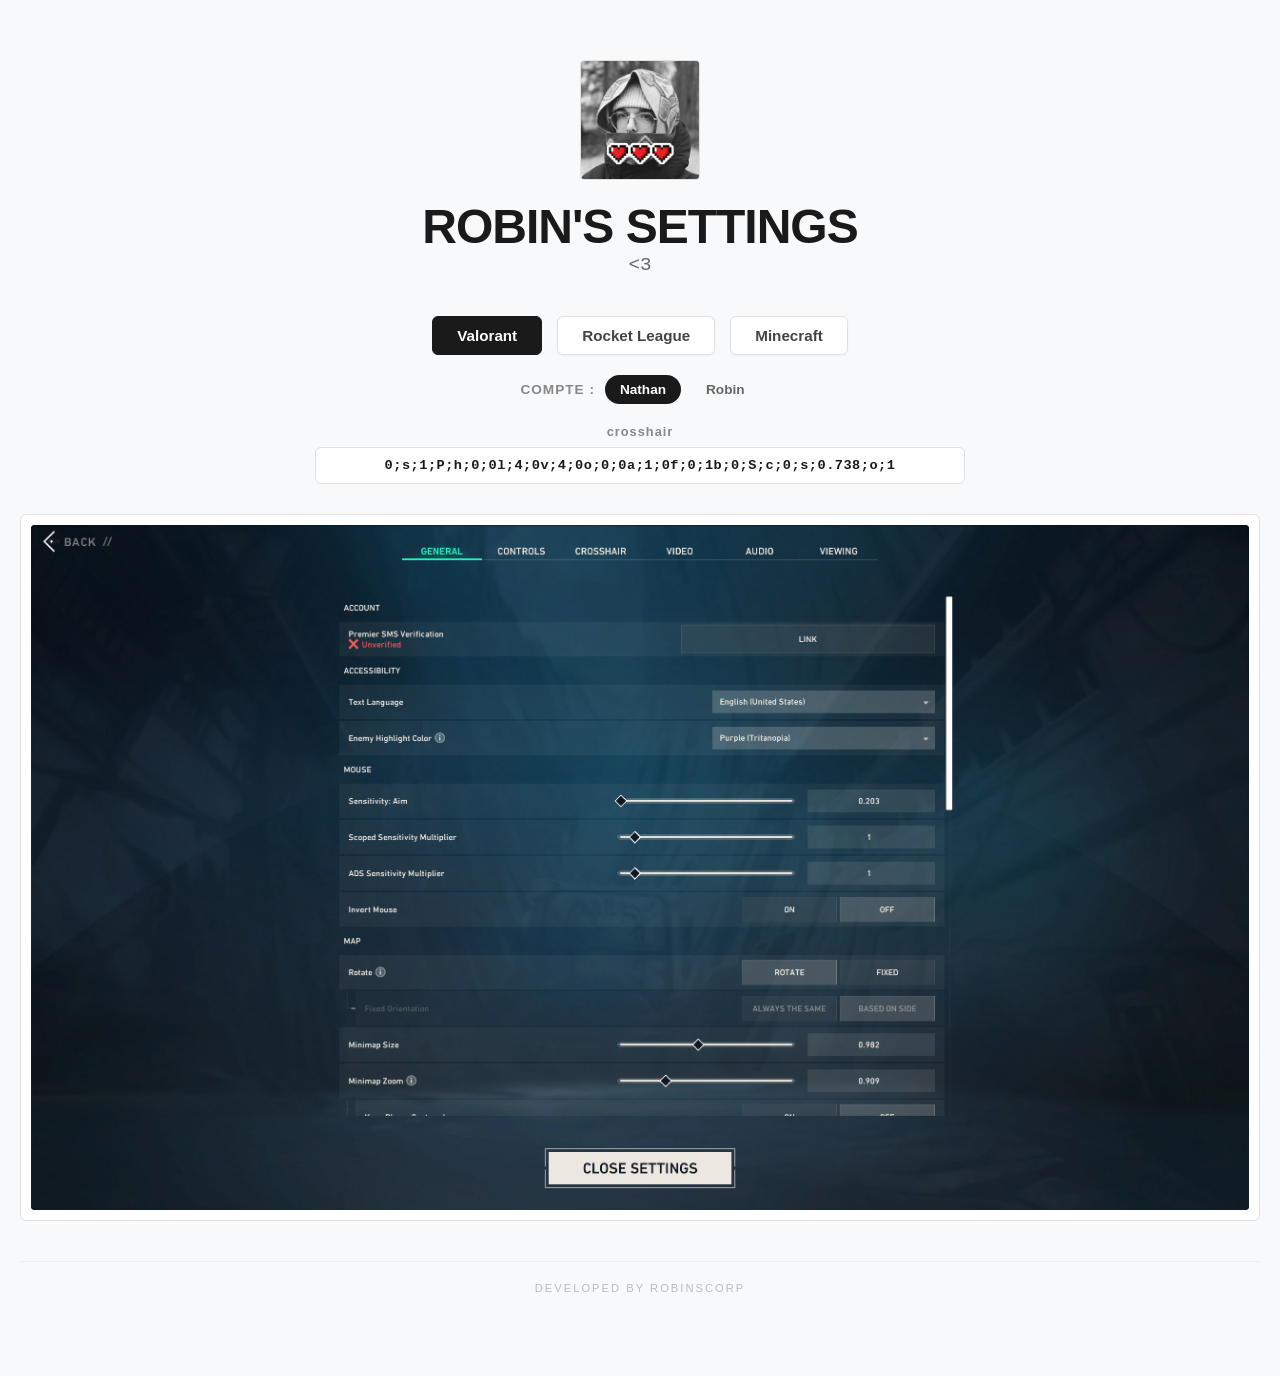
<file: index.html>
<!DOCTYPE html>
<html lang="fr">
<head>
    <meta charset="UTF-8">
    <meta name="viewport" content="width=device-width, initial-scale=1.0">
    <title>Robin's Settings</title>
    <link rel="stylesheet" href="style.css">
</head>
<body>

    <div class="container">
        <!-- Header avec l'avatar centré en haut -->
        <header>
            <img src="ressources/avatar.png" alt="Robin's Avatar" class="logo">
            <h1>ROBIN'S SETTINGS</h1>
            <p class="subtitle">&lt;3</p>
        </header>

        <!-- Onglets centrés sous forme de boutons pour changer de jeu -->
        <nav class="game-tabs">
            <button class="tab-btn active" data-game="valorant">Valorant</button>
            <button class="tab-btn" data-game="rocket-league">Rocket League</button>
            <button class="tab-btn" data-game="minecraft">Minecraft</button>
        </nav>

        <!-- Sélecteur de comptes -->
        <div class="account-selector" id="account-selector">
            <span class="selector-label">Compte :</span>
            <button class="account-btn active" onclick="changeAccount('nathan')">Nathan</button>
            <button class="account-btn" onclick="changeAccount('robin')">Robin</button>
        </div>

        <!-- Section Code de Réticule (Crosshair) sur deux lignes -->
        <div class="crosshair-container" id="crosshair-section">
            <span class="crosshair-label">crosshair</span>
            <div class="crosshair-box" onclick="copyCrosshair()" title="Cliquer pour copier">
                <code id="crosshair-code">0;s;1;P;h;0;0l;4;0v;4;0o;0;0a;1;0f;0;1b;0;S;c;0;s;0.738;o;1</code>
            </div>
        </div>

        <!-- Le container central géant pour le prototype -->
        <main class="game-viewer-container">
            <div class="game-viewer" id="val-viewer">
                <!-- Image Valorant de fond (Nathan / 1.png par défaut) -->
                <img src="ressources/valorant/nathan/1.png" alt="Valorant Screen" id="val-screen" class="game-screen">

                <!-- Zones cliquables invisibles (Boutons officiels Valorant) -->
                <button class="click-zone" id="zone-1" style="left: 33.6%; top: 3.8%; width: 5%; height: 3.5%;" onclick="changeScreen(1)" title="Général (Haut)"></button>
                
                <button class="click-zone" id="zone-2-a" style="left: 40.2%; top: 3.5%; width: 5%; height: 3.5%;" onclick="changeScreen(2)" title="Contrôles (Haut)"></button>
                <button class="click-zone" id="zone-2-b" style="left: 39.3%; top: 9.1%; width: 5%; height: 3.5%;" onclick="changeScreen(2)" title="Contrôles (Sous-onglet)"></button>
                
                <button class="click-zone" id="zone-3" style="left: 44.9%; top: 9.2%; width: 5%; height: 3.5%;" onclick="changeScreen(3)" title="Raccourcis (Sous-onglet)"></button>
                <button class="click-zone" id="zone-5" style="left: 52.2%; top: 9.2%; width: 5%; height: 3.5%;" onclick="changeScreen(5)" title="Réticule (Sous-onglet)"></button>
                <button class="click-zone" id="zone-6" style="left: 59.9%; top: 9.2%; width: 5%; height: 3.5%;" onclick="changeScreen(6)" title="Vidéo (Sous-onglet)"></button>
                
                <button class="click-zone" id="zone-7" style="left: 53.4%; top: 3.8%; width: 5%; height: 3.5%;" onclick="changeScreen(7)" title="Audio (Haut)"></button>

                <!-- Zone 8 (Robin uniquement) : alignée sur la photo 3, décalée de 30px à droite (46.2%), plus large et haute -->
                <button class="click-zone" id="zone-8" style="left: 46.2%; top: 5.2%; width: 7%; height: 4.5%; display: none;" onclick="changeScreen(8)" title="Onglet 8"></button>

                <!-- Boutons de navigation "Scroll" pour l'image 3 et 4 -->
                <button class="scroll-btn scroll-down" id="btn-scroll-down" onclick="changeScreen(4)" title="Descendre">
                    <svg viewBox="0 0 24 24" width="24" height="24" stroke="currentColor" stroke-width="3" fill="none" stroke-linecap="round" stroke-linejoin="round"><polyline points="6 9 12 15 18 9"></polyline></svg>
                </button>
                <button class="scroll-btn scroll-up" id="btn-scroll-up" onclick="changeScreen(3)" title="Monter">
                    <svg viewBox="0 0 24 24" width="24" height="24" stroke="currentColor" stroke-width="3" fill="none" stroke-linecap="round" stroke-linejoin="round"><polyline points="18 15 12 9 6 15"></polyline></svg>
                </button>
            </div>
        </main>

        <footer>
            <h5>developed by robinscorp</h5>
        </footer>
    </div>

    <!-- Script de gestion de la navigation Valorant -->
    <script>
        let currentAccount = 'nathan'; 
        let currentImage = 1;
        const defaultCrosshair = "0;s;1;P;h;0;0l;4;0v;4;0o;0;0a;1;0f;0;1b;0;S;c;0;s;0.738;o;1";

        // Fonction pour changer d'écran (1 à 8)
        function changeScreen(screenNum) {
            currentImage = screenNum;
            const screenImg = document.getElementById('val-screen');
            
            screenImg.src = `ressources/valorant/${currentAccount}/${screenNum}.png`;

            const btnDown = document.getElementById('btn-scroll-down');
            const btnUp = document.getElementById('btn-scroll-up');

            if (screenNum === 3) {
                btnDown.classList.add('active');
                btnUp.classList.remove('active');
            } else if (screenNum === 4) {
                btnUp.classList.add('active');
                btnDown.classList.remove('active');
            } else {
                btnDown.classList.remove('active');
                btnUp.classList.remove('active');
            }
        }

        // Fonction pour changer de compte
        function changeAccount(accountName) {
            currentAccount = accountName;
            
            const buttons = document.querySelectorAll('.account-btn');
            buttons.forEach(btn => {
                if (btn.textContent.toLowerCase() === accountName) {
                    btn.classList.add('active');
                } else {
                    btn.classList.remove('active');
                }
            });

            // Afficher ou masquer la zone 8 selon le compte actif
            const zone8 = document.getElementById('zone-8');
            if (accountName === 'robin') {
                zone8.style.display = 'block';
            } else {
                zone8.style.display = 'none';
                if (currentImage === 8) {
                    currentImage = 1;
                }
            }

            changeScreen(currentImage);
        }

        // Fonction de copie directe au clic sur la boîte
        function copyCrosshair() {
            const codeElement = document.getElementById('crosshair-code');
            const boxElement = document.querySelector('.crosshair-box');
            
            navigator.clipboard.writeText(defaultCrosshair).then(() => {
                boxElement.classList.add('copied');
                codeElement.textContent = "COPIÉ !";
                
                setTimeout(() => {
                    boxElement.classList.remove('copied');
                    codeElement.textContent = defaultCrosshair;
                }, 1000);
            }).catch(err => {
                console.error("Erreur de copie : ", err);
            });
        }

        window.onload = () => {
            changeScreen(1);
        };
    </script>
</body>
</html>
</file>
<file: style.css>
/* Global Reset */
* {
    box-sizing: border-box;
    margin: 0;
    padding: 0;
}

body {
    background-color: #f8f9fa;
    font-family: 'Inter', -apple-system, sans-serif;
    color: #1a1a1a;
    display: flex;
    justify-content: center;
    padding: 60px 20px;
}

/* Container centralisé géant (+50% de largeur pour le confort visuel) */
.container {
    width: 100%;
    max-width: 1850px;
    display: flex;
    flex-direction: column;
    gap: 20px;
    align-items: center;
}

/* Header */
header {
    text-align: center;
    margin-bottom: 10px;
}

.logo {
    width: 120px;
    height: 120px;
    border: 1px solid #e0e0e0;
    border-radius: 4px;
    object-fit: cover;
    margin-bottom: 15px;
    background: white;
}

h1 {
    font-size: 3rem;
    font-weight: 900;
    letter-spacing: -1px;
}

.subtitle {
    color: #666;
    margin-bottom: 10px;
    font-family: monospace;
    font-size: 1.2rem;
}

/* Barre d'onglets (Boutons de jeux centrés) */
.game-tabs {
    display: flex;
    justify-content: center;
    gap: 15px;
    width: 100%;
}

.tab-btn {
    background-color: #ffffff;
    border: 1px solid #e0e0e0;
    font-family: 'Inter', -apple-system, sans-serif;
    font-size: 0.95rem;
    font-weight: 600;
    color: #444;
    padding: 10px 24px;
    cursor: pointer;
    border-radius: 6px;
    transition: all 0.2s ease;
    box-shadow: 0 1px 2px rgba(0,0,0,0.05);
}

.tab-btn:hover {
    color: #1a1a1a;
    background-color: #f3f4f6;
    border-color: #ccc;
    transform: translateY(-1px);
}

.tab-btn.active {
    color: #ffffff;
    background-color: #1a1a1a;
    border-color: #1a1a1a;
    box-shadow: none;
}

/* Sélecteur de compte (Robin / Nathan) */
.account-selector {
    display: flex;
    align-items: center;
    justify-content: center;
    gap: 10px;
}

.selector-label {
    font-size: 0.85rem;
    font-weight: 700;
    text-transform: uppercase;
    color: #888;
    letter-spacing: 1px;
}

.account-btn {
    background: none;
    border: 1px solid transparent;
    padding: 6px 14px;
    font-size: 0.85rem;
    font-weight: 600;
    color: #666;
    border-radius: 20px;
    cursor: pointer;
    transition: all 0.2s ease;
}

.account-btn:hover {
    background-color: #eee;
    color: #1a1a1a;
}

.account-btn.active {
    background-color: #1a1a1a;
    color: #fff;
}

/* Zone Crosshair Épurée (Label en haut, Box en dessous) */
.crosshair-container {
    display: flex;
    flex-direction: column; /* Aligne le label en haut et le code en dessous */
    align-items: center;
    gap: 8px;
    width: 100%;
    max-width: 650px;
}

.crosshair-label {
    font-size: 0.8rem;
    font-weight: 700;
    text-transform: lowercase; /* Style "crosshair" épuré demandé */
    color: #888;
    letter-spacing: 1px;
}

.crosshair-box {
    display: flex;
    align-items: center;
    justify-content: center;
    background-color: #ffffff;
    border: 1px solid #e0e0e0;
    border-radius: 6px;
    padding: 10px 20px;
    cursor: pointer;
    transition: all 0.2s ease;
    text-align: center;
    width: 100%;
}

.crosshair-box:hover {
    background-color: #f9fafb;
    border-color: #1a1a1a;
}

.crosshair-box code {
    font-family: monospace;
    font-size: 0.85rem;
    font-weight: bold;
    color: #1a1a1a;
    user-select: none; /* Bloque la sélection manuelle car le clic copie tout */
    letter-spacing: 0.5px;
    transition: color 0.15s ease;
}

/* État lors de la copie validée */
.crosshair-box.copied {
    background-color: #1a1a1a; /* Devient noir minimaliste */
    border-color: #1a1a1a;
}

.crosshair-box.copied code {
    color: #ffffff; /* Texte blanc "COPIÉ !" */
    letter-spacing: 2px;
}

/* Container du Prototype */
.game-viewer-container {
    width: 100%;
    background: white;
    padding: 10px;
    border: 1px solid #e0e0e0;
    border-radius: 6px;
    margin-top: 10px;
}

.game-viewer {
    position: relative;
    width: 100%;
    padding-bottom: 56.25%; /* Ratio 16:9 */
    background-color: #0f1923;
    border-radius: 4px;
    overflow: hidden;
}

/* Image de fond adaptative */
.game-screen {
    position: absolute;
    top: 0;
    left: 0;
    width: 100%;
    height: 100%;
    object-fit: contain;
    user-select: none;
}

/* Zones cliquables invisibles */
.click-zone {
    position: absolute;
    background-color: rgba(255, 0, 0, 0); 
    border: none;
    cursor: pointer;
    outline: none;
    z-index: 10;
    transform: translate(-50%, -50%);
    transition: background-color 0.15s ease;
}

/* Boutons de défilement (Flèches) */
.scroll-btn {
    position: absolute;
    right: 30px;
    width: 55px;
    height: 55px;
    border-radius: 50%;
    background-color: rgba(15, 25, 35, 0.9);
    border: 2px solid #ff4655;
    color: #ece8e1;
    display: flex;
    justify-content: center;
    align-items: center;
    cursor: pointer;
    z-index: 20;
    opacity: 0;
    visibility: hidden;
    transform: scale(0.8);
    transition: all 0.25s cubic-bezier(0.4, 0, 0.2, 1);
    box-shadow: 0 4px 15px rgba(0,0,0,0.6);
}

.scroll-btn.scroll-down {
    bottom: 30px;
}

.scroll-btn.scroll-up {
    top: 25px;
}

.scroll-btn.active {
    opacity: 1;
    visibility: visible;
    transform: scale(1);
}

.scroll-btn:hover {
    background-color: #ff4655;
    color: #ffffff;
    box-shadow: 0 4px 20px rgba(255, 70, 85, 0.5);
}

/* Footer */
footer {
    margin-top: 20px;
    border-top: 1px solid #eee;
    width: 100%;
    text-align: center;
    padding: 20px 0;
}

h5 {
    font-weight: 400;
    color: #bbb;
    text-transform: uppercase;
    letter-spacing: 2px;
    font-size: 0.7rem;
}
</file>
